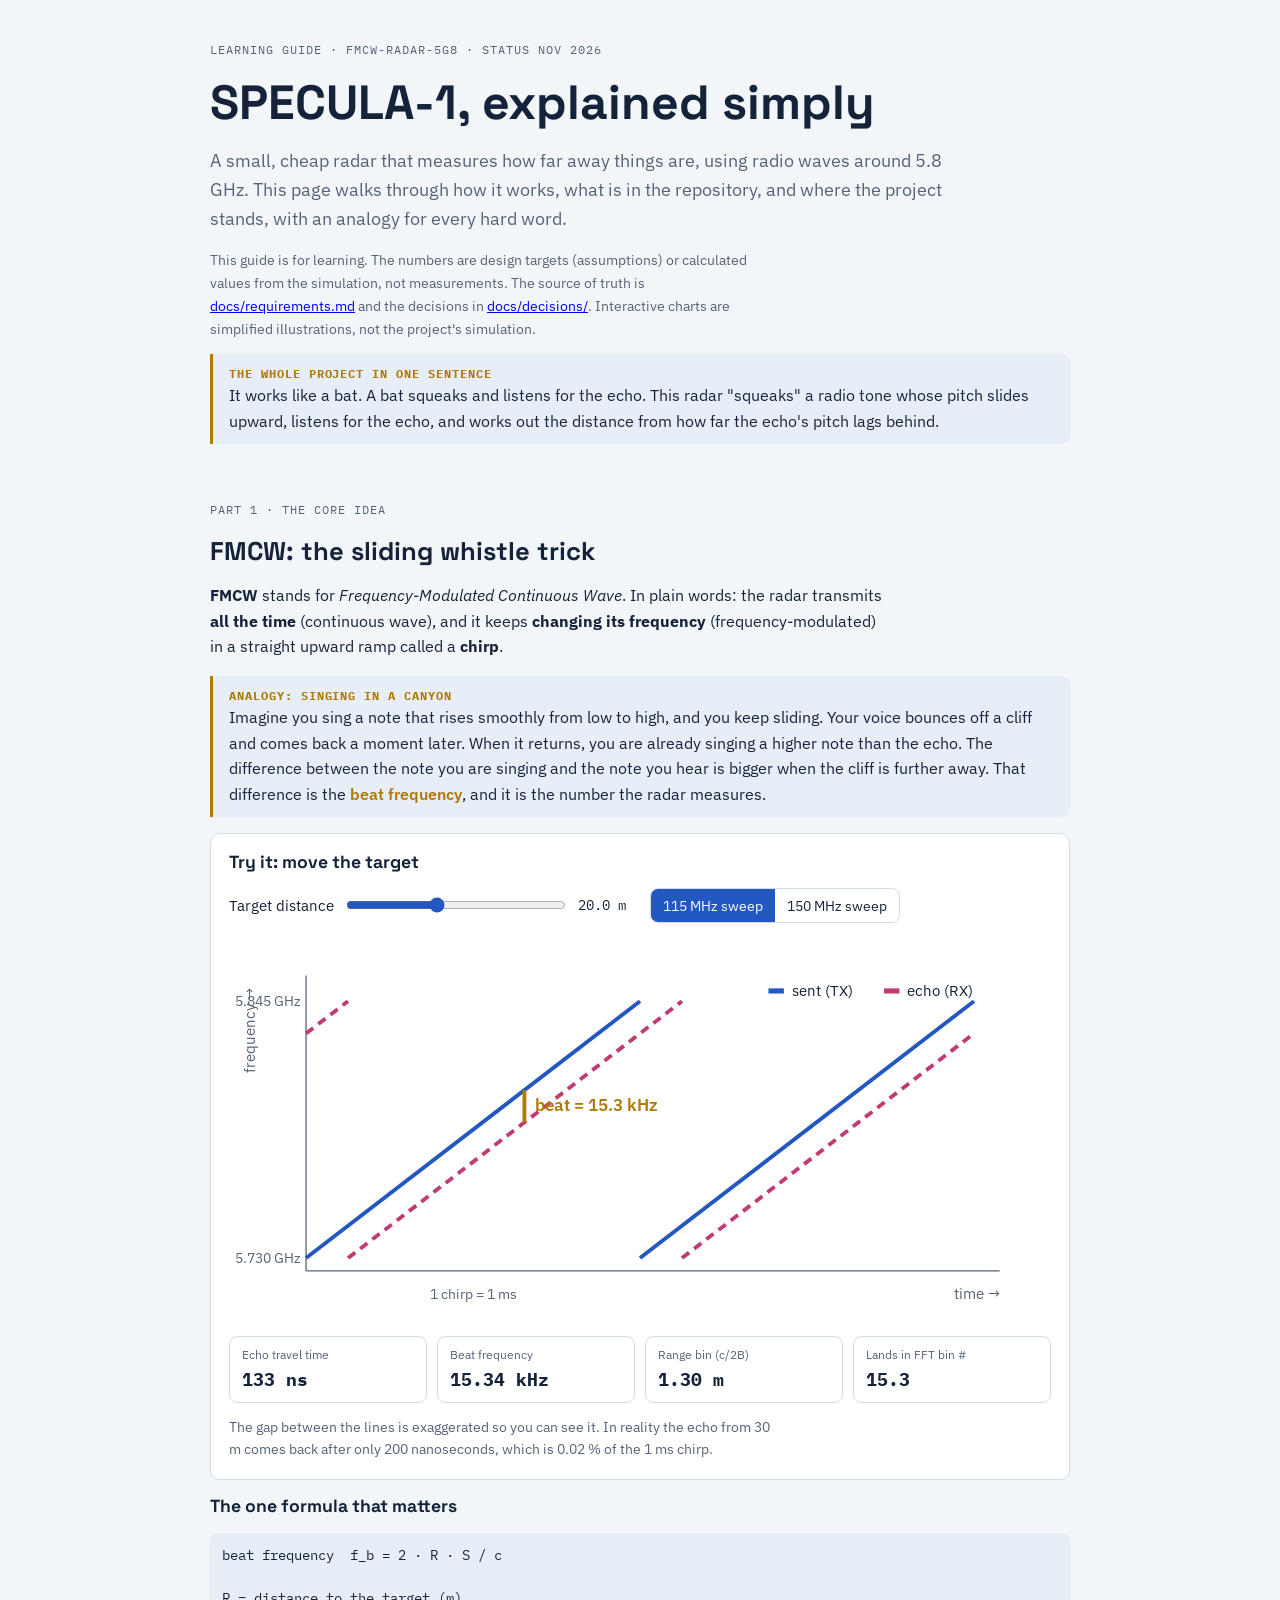
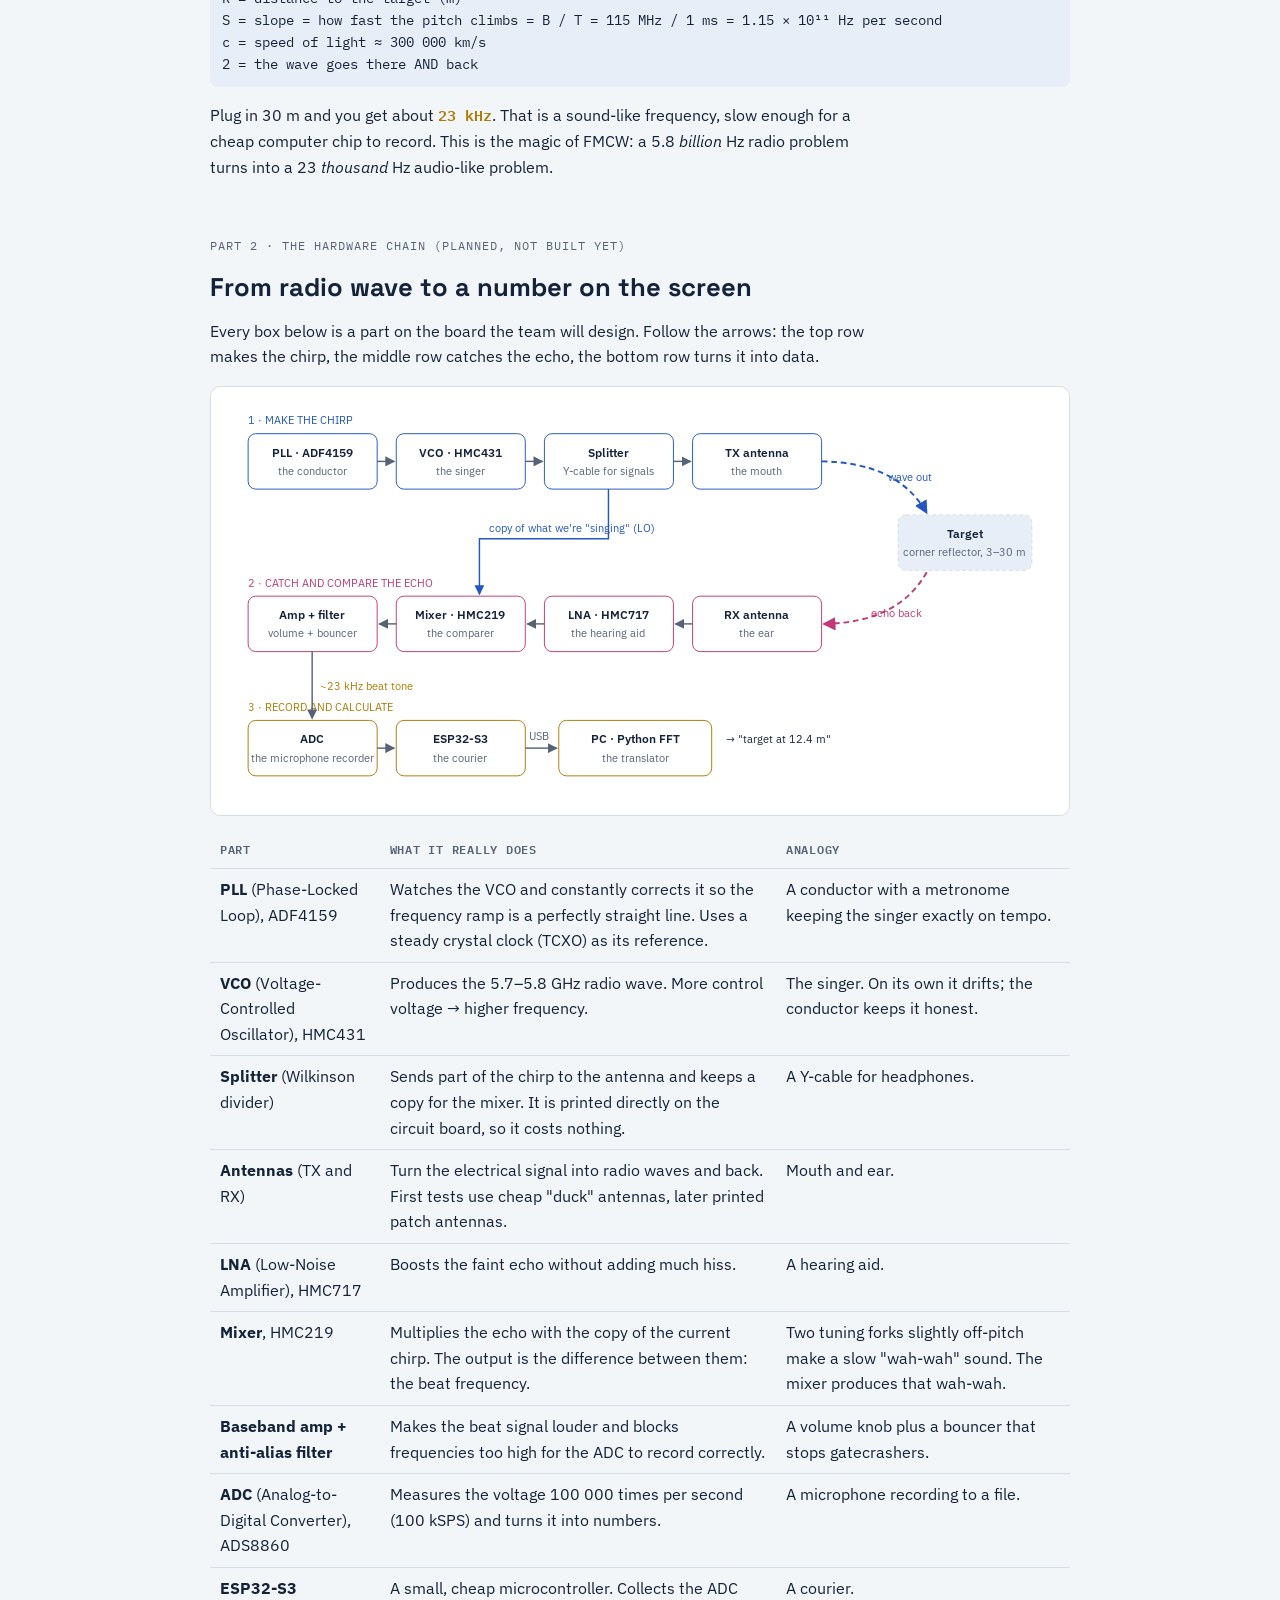
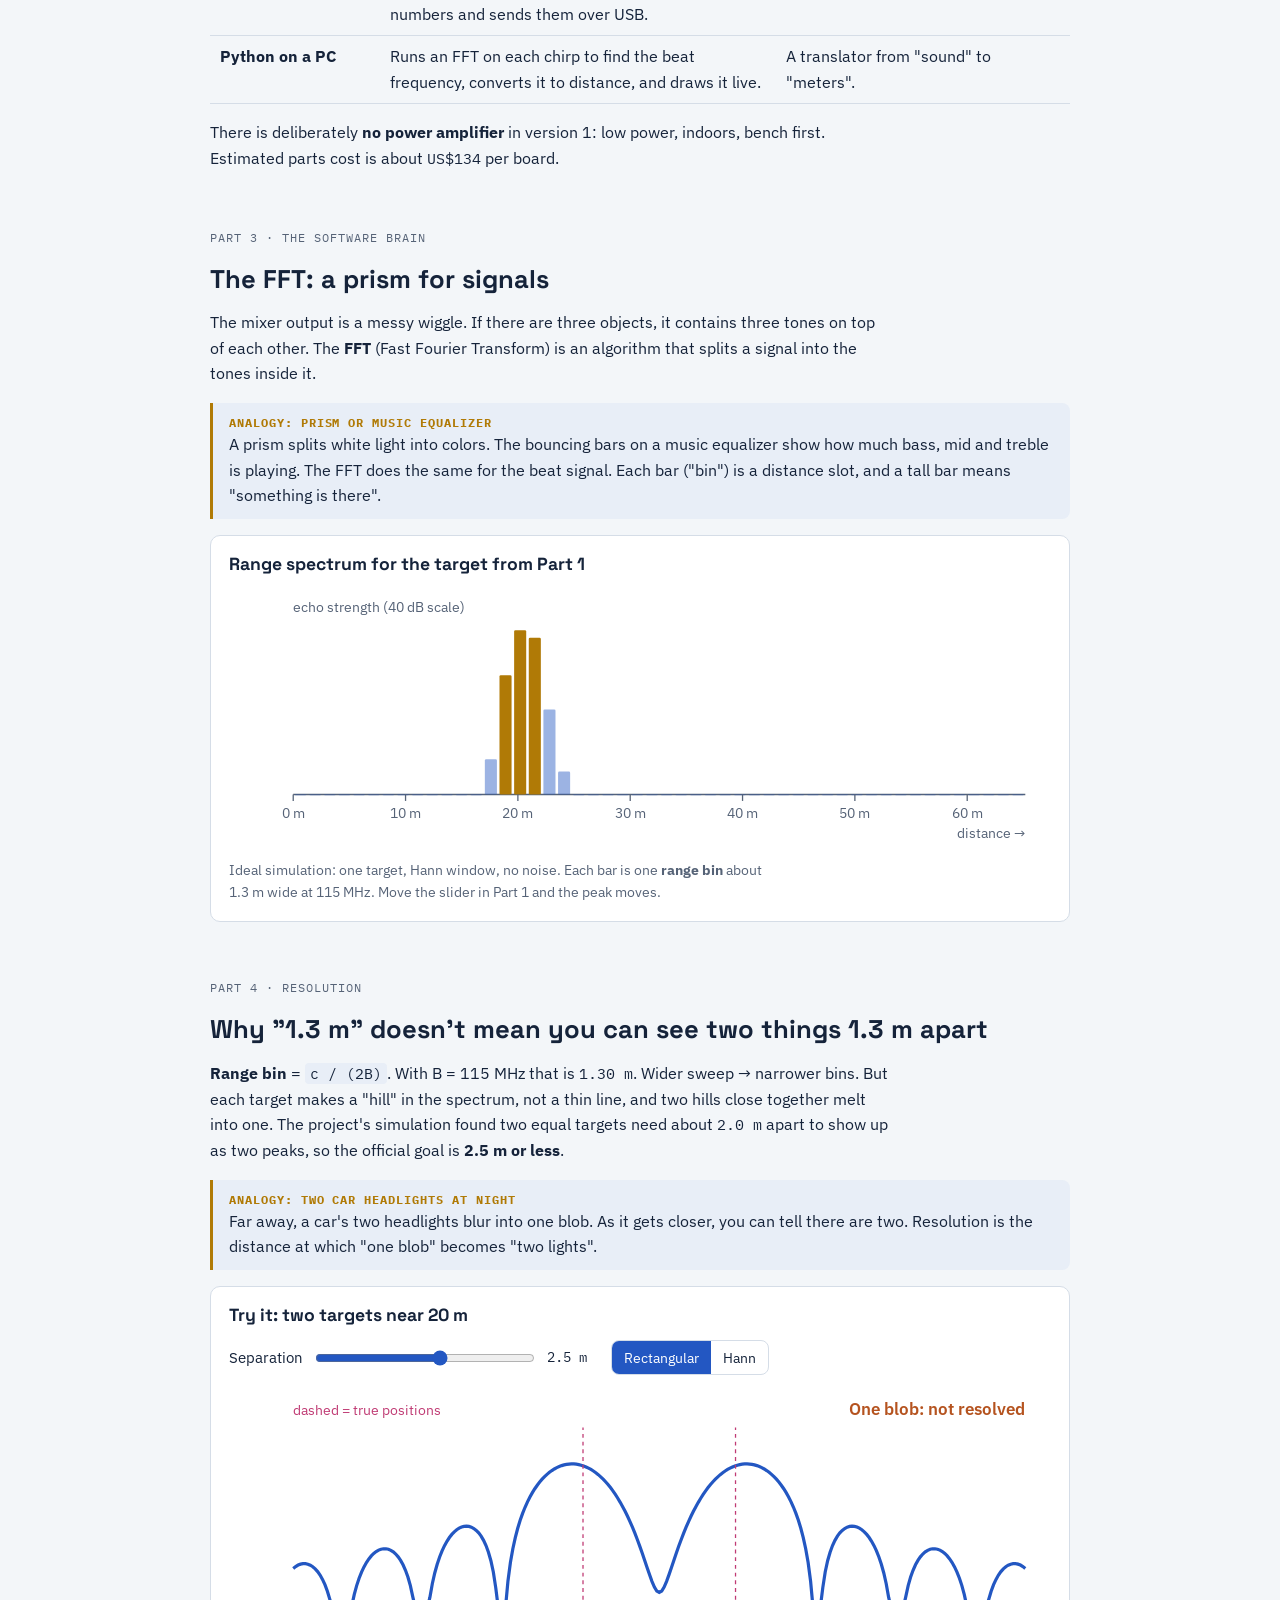
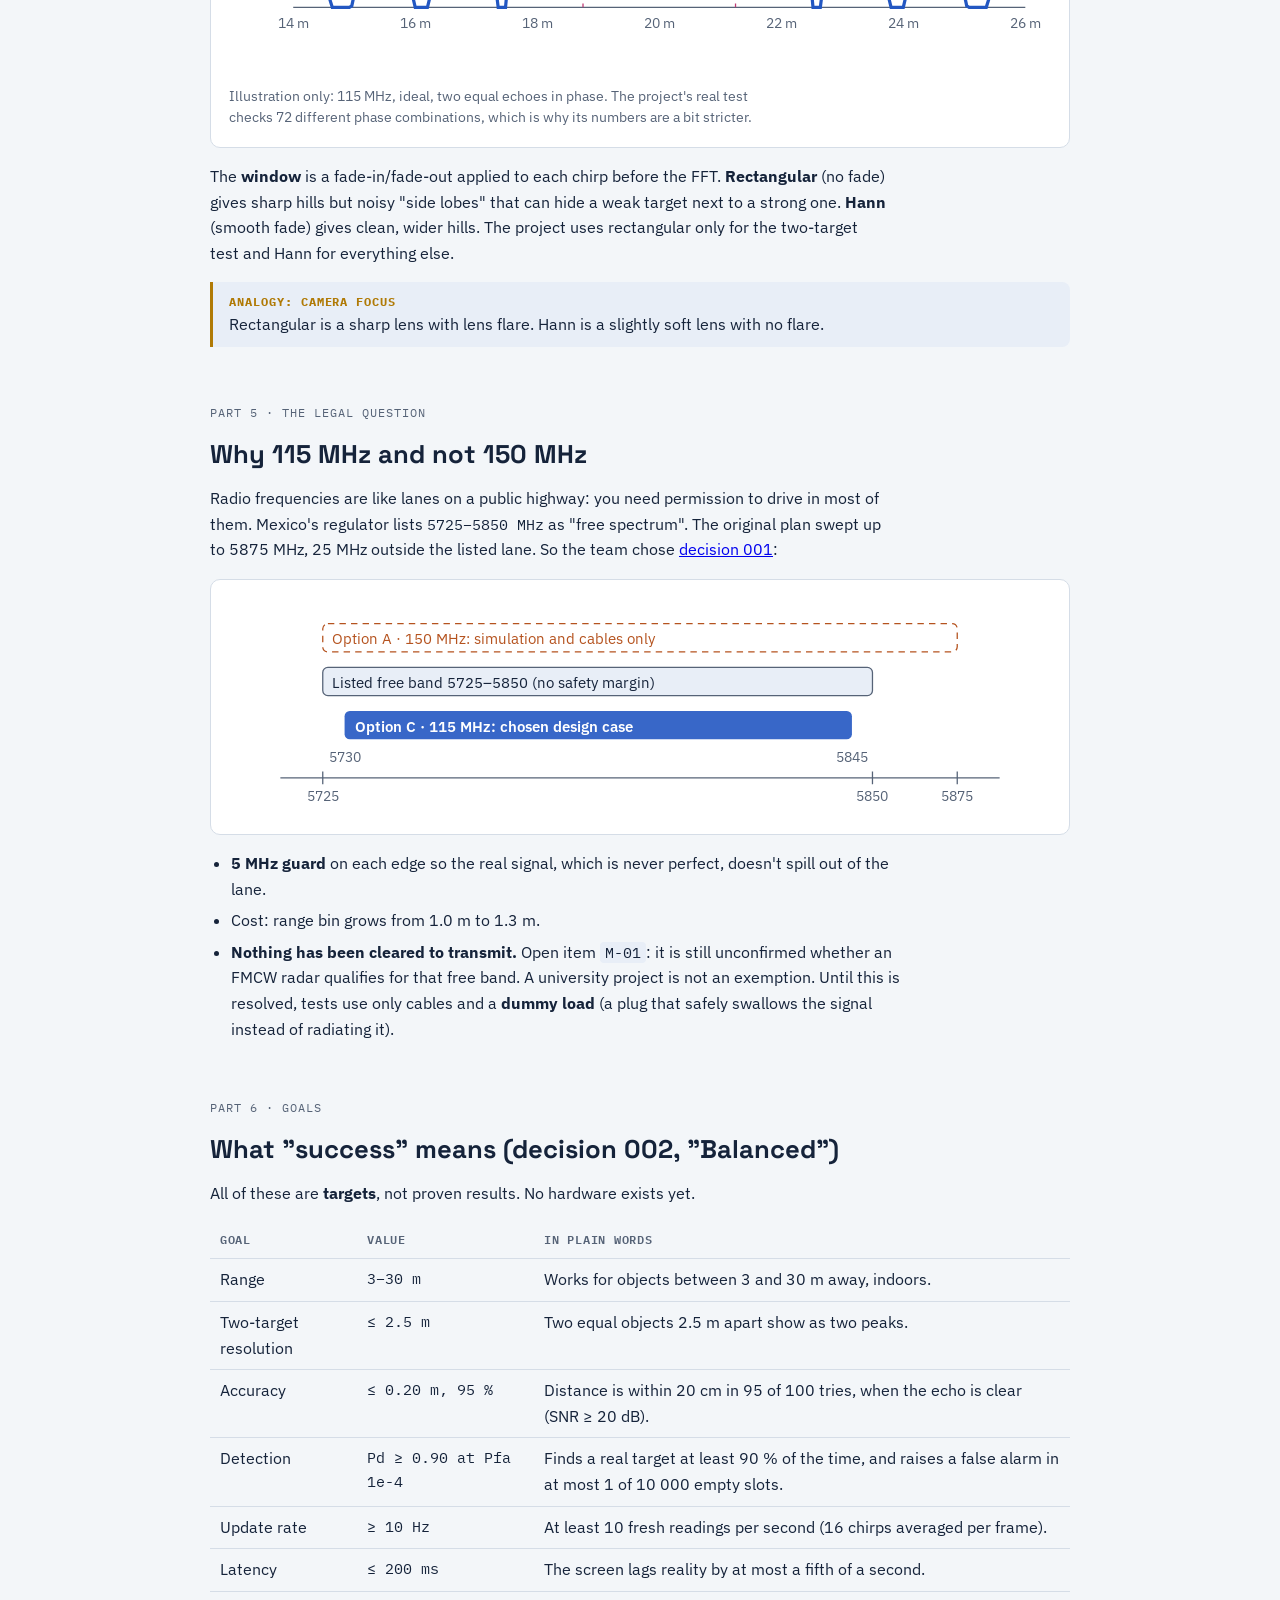
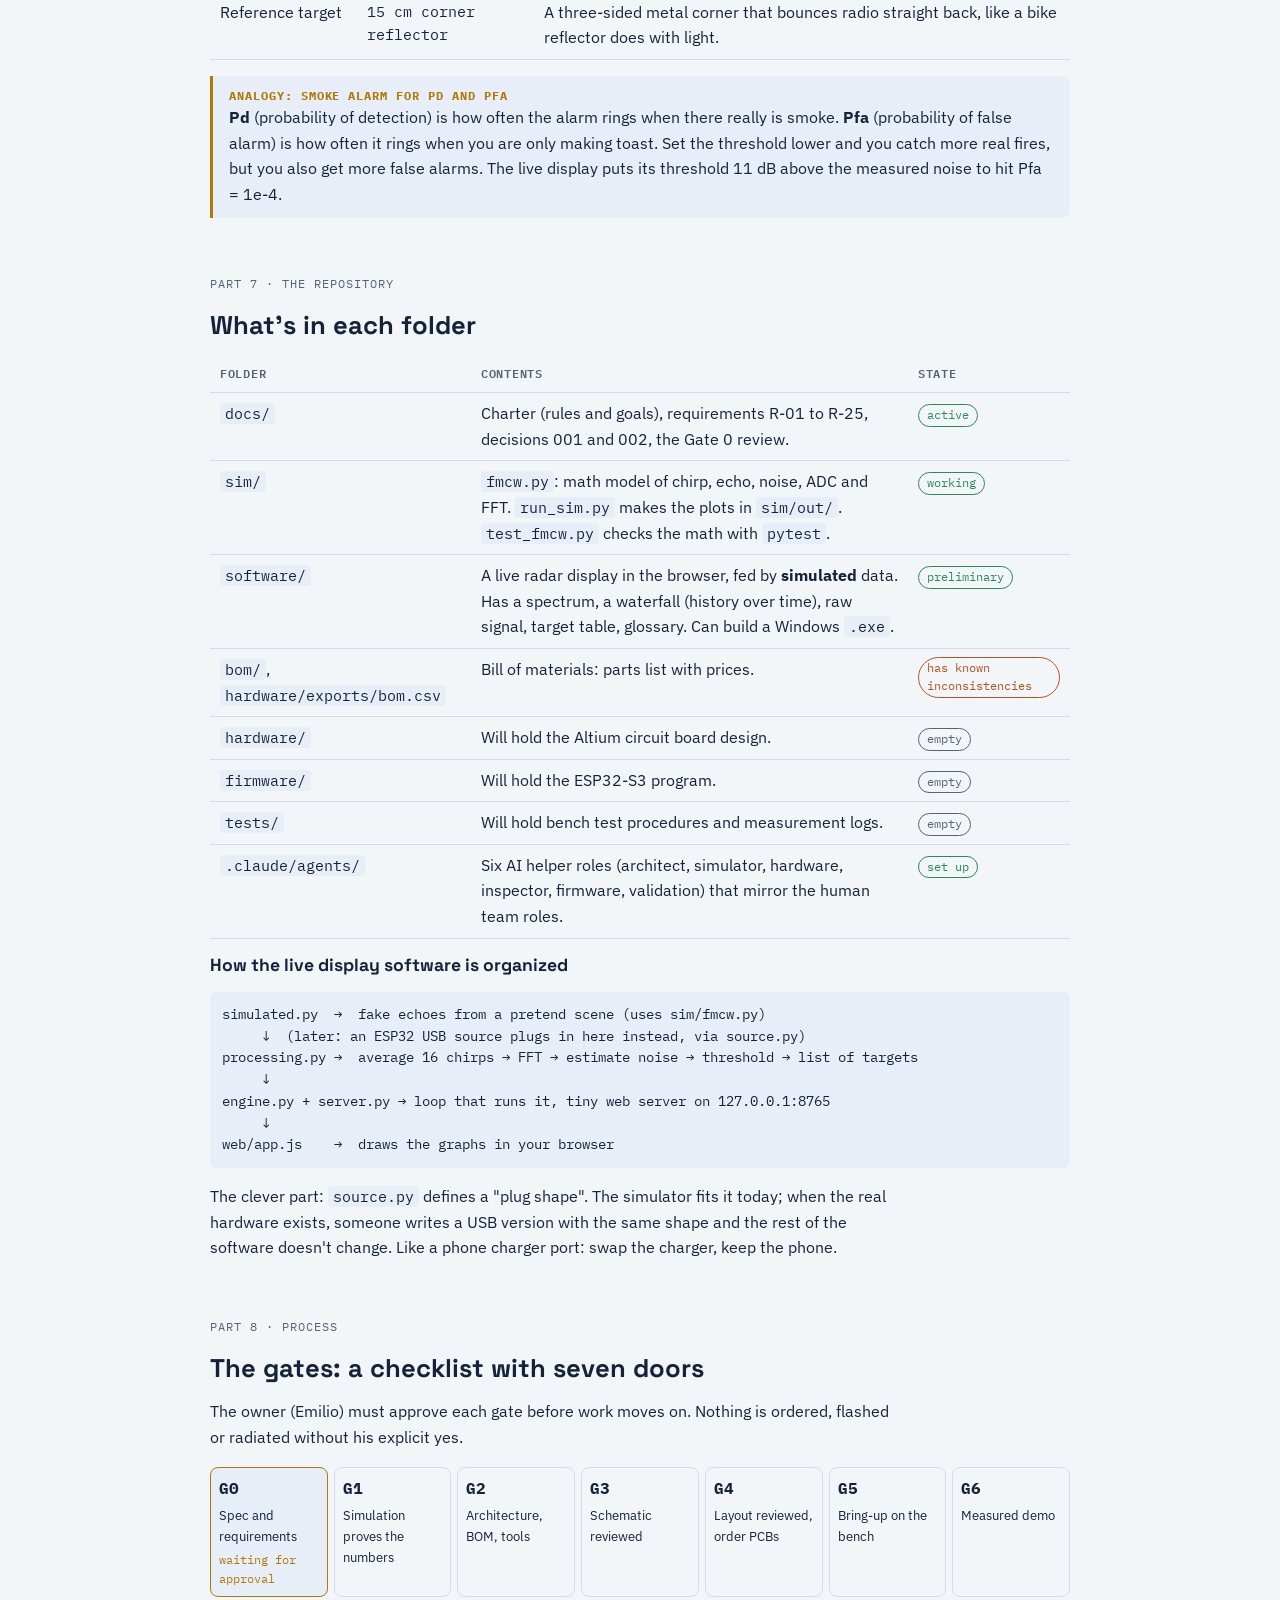
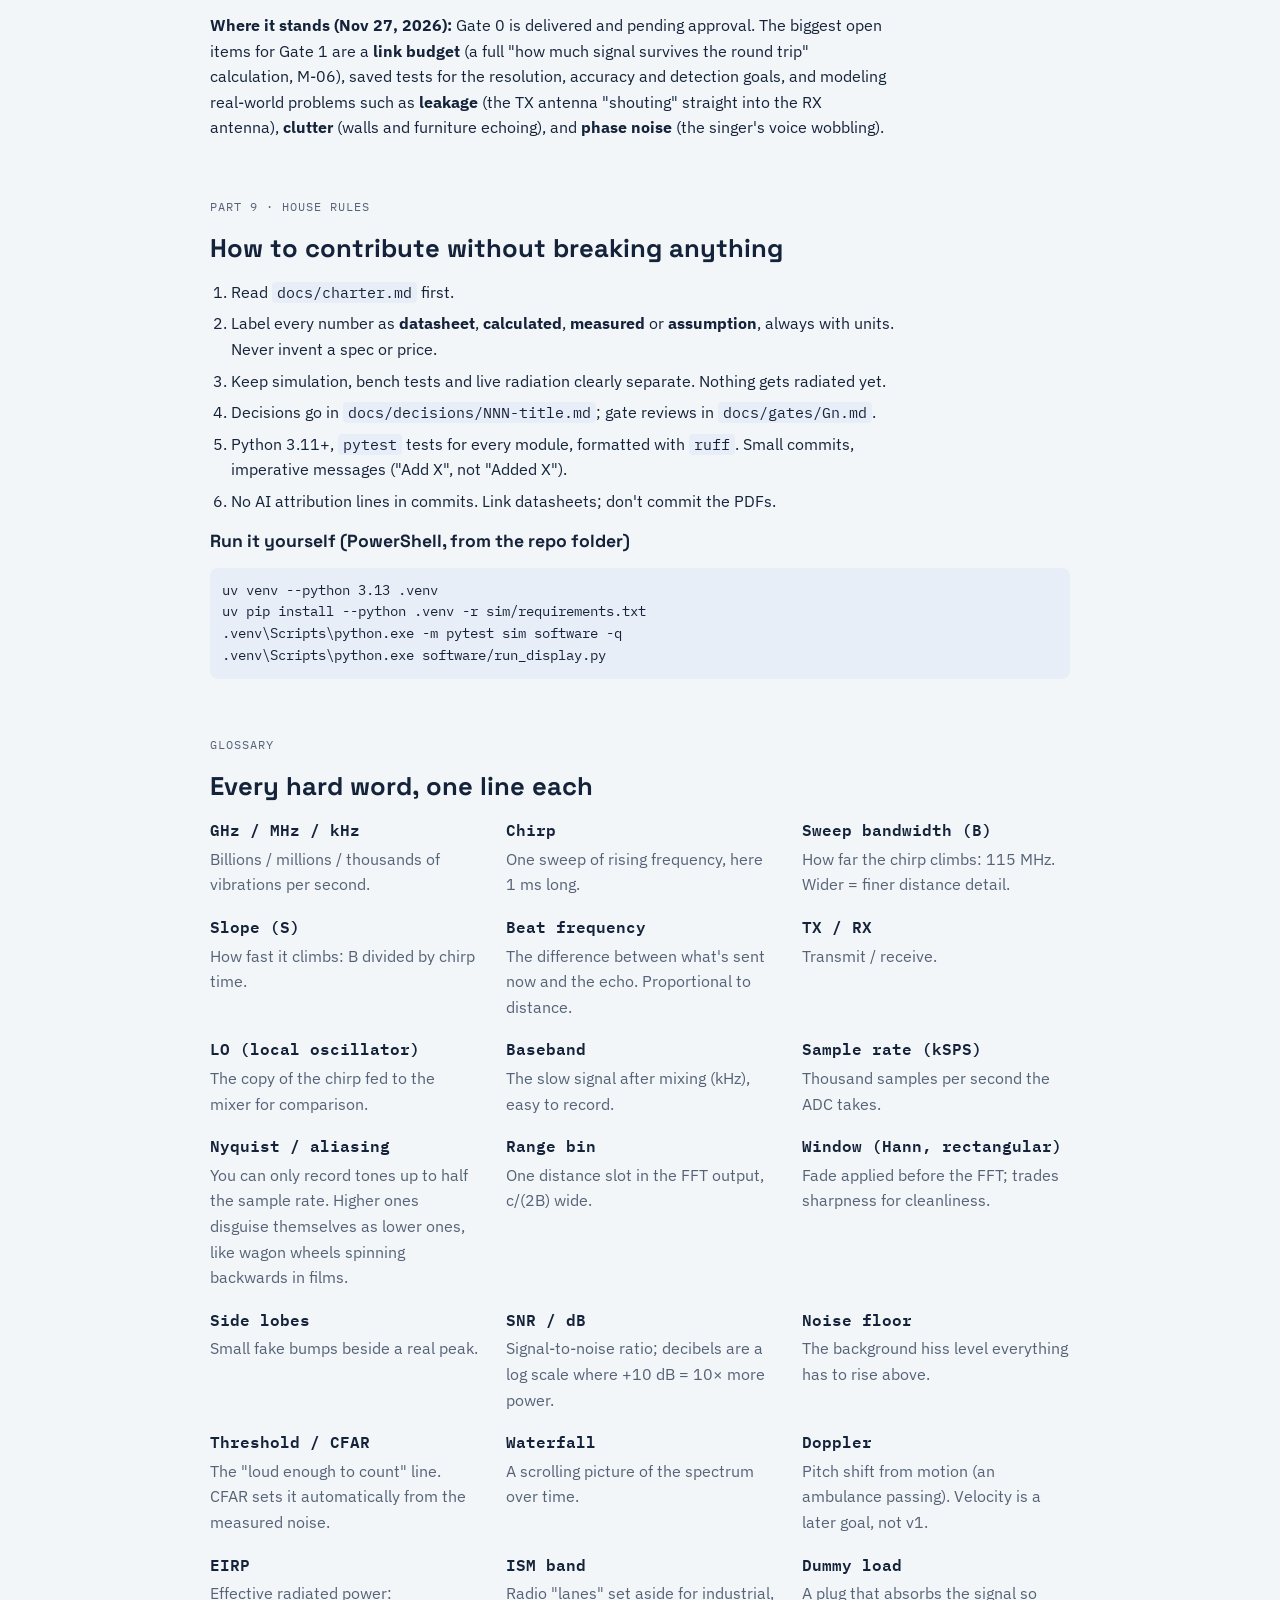
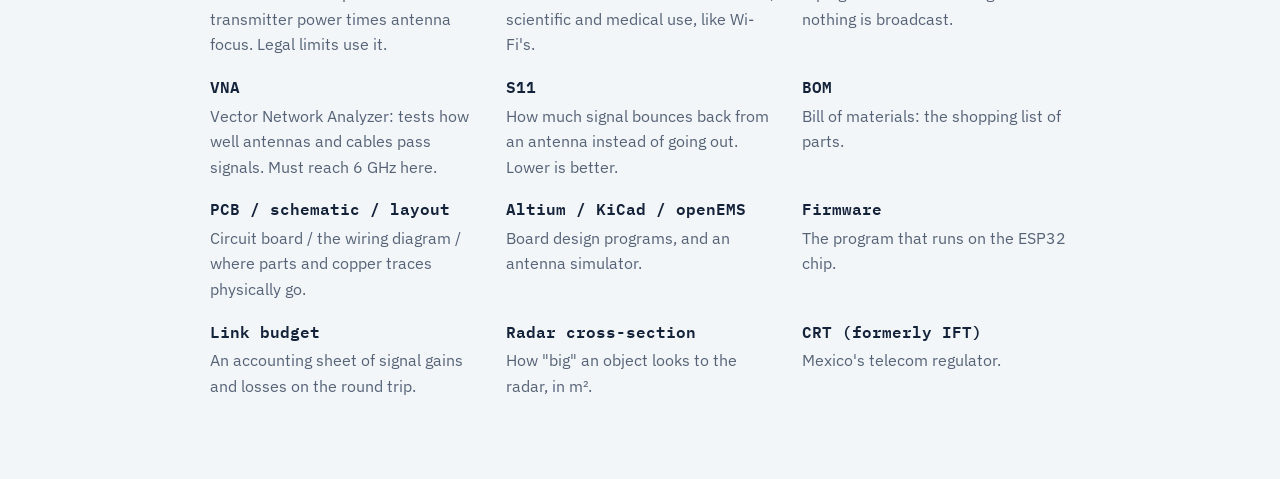
<file: docs/learn/radar-guide.html>
<!doctype html>
<html lang="en">
<head>
<meta charset="utf-8">
<meta name="viewport" content="width=device-width, initial-scale=1">
<!-- Interactive learning guide. Open this file in any web browser. No install needed. -->
<title>SPECULA-1 Radar Guide</title>
<link rel="stylesheet" href="https://fonts.googleapis.com/css2?family=Space+Grotesk:wght@500;700&family=IBM+Plex+Sans:wght@400;600&family=IBM+Plex+Mono:wght@400;600&display=swap">
<style>
/* Layout: one reading column of "lab notebook" sections; diagrams break out wider; numbers in mono. */
:root{
  --bg:#f3f6f9; --paper:#ffffff; --ink:#15233a; --muted:#566377; --line:#d5dde7;
  --tx:#2357c2; --rx:#c03b74; --beat:#b07a06; --ok:#2b8a57; --warn:#b5531f;
  --tint:#e8eef7;
  --display:"Space Grotesk",ui-sans-serif,system-ui,sans-serif;
  --body:"IBM Plex Sans",ui-sans-serif,system-ui,sans-serif;
  --mono:"IBM Plex Mono",ui-monospace,Consolas,monospace;
}
@media (prefers-color-scheme: dark){:root:not([data-theme="light"]){
  --bg:#0f1621; --paper:#16202e; --ink:#e3e9f2; --muted:#9aa7b9; --line:#2b394c;
  --tx:#6f9cf5; --rx:#ef7fae; --beat:#e3b341; --ok:#5cc98d; --warn:#f0925c; --tint:#1c2a3d; color-scheme:dark}}
:root[data-theme="dark"]{
  --bg:#0f1621; --paper:#16202e; --ink:#e3e9f2; --muted:#9aa7b9; --line:#2b394c;
  --tx:#6f9cf5; --rx:#ef7fae; --beat:#e3b341; --ok:#5cc98d; --warn:#f0925c; --tint:#1c2a3d; color-scheme:dark}
body{background:var(--bg);color:var(--ink);font-family:var(--body);font-size:16px;line-height:1.6;
  padding-left:max(16px,env(safe-area-inset-left,0px));padding-right:max(16px,env(safe-area-inset-right,0px))}
main{max-width:860px;margin:0 auto;padding-block:40px 80px;display:flex;flex-direction:column;gap:56px}
h1,h2,h3{font-family:var(--display);line-height:1.2;text-wrap:balance;margin:0}
h1{font-size:clamp(2rem,5vw,3rem)}
h2{font-size:1.6rem}
h3{font-size:1.1rem}
p{margin:0;max-width:68ch}
section{display:flex;flex-direction:column;gap:16px;min-width:0}
.eyebrow{font-family:var(--mono);font-size:.78rem;letter-spacing:.08em;text-transform:uppercase;color:var(--muted)}
.lede{font-size:1.15rem;color:var(--muted)}
.mono,code{font-family:var(--mono);font-size:.92em}
code{background:var(--tint);padding:1px 5px;border-radius:4px}
.tx{color:var(--tx);font-weight:600}.rx{color:var(--rx);font-weight:600}.bt{color:var(--beat);font-weight:600}
.analogy{border-left:3px solid var(--beat);padding:10px 16px;background:var(--tint);border-radius:0 8px 8px 0}
.analogy b{font-family:var(--mono);font-size:.75rem;letter-spacing:.08em;text-transform:uppercase;color:var(--beat);display:block}
.panel{background:var(--paper);border:1px solid var(--line);border-radius:10px;padding:18px;display:flex;flex-direction:column;gap:14px;min-width:0}
.scroll{overflow-x:auto}
svg text{font-family:var(--body)}
.grid2{display:grid;grid-template-columns:repeat(auto-fit,minmax(240px,1fr));gap:14px}
.term{display:flex;flex-direction:column;gap:4px}
.term dt{font-family:var(--mono);font-weight:600}
.term dd{margin:0;color:var(--muted)}
dl{margin:0;display:grid;grid-template-columns:repeat(auto-fit,minmax(250px,1fr));gap:16px 28px}
table{border-collapse:collapse;width:100%;font-variant-numeric:tabular-nums}
th,td{text-align:left;padding:8px 10px;border-bottom:1px solid var(--line);vertical-align:top}
th{font-family:var(--mono);font-size:.78rem;letter-spacing:.06em;text-transform:uppercase;color:var(--muted);font-weight:600}
.readout{display:grid;grid-template-columns:repeat(auto-fit,minmax(150px,1fr));gap:10px}
.readout div{border:1px solid var(--line);border-radius:8px;padding:8px 12px}
.readout span{display:block;font-size:.78rem;color:var(--muted)}
.readout strong{font-family:var(--mono);font-size:1.15rem;font-variant-numeric:tabular-nums}
.controls{display:flex;flex-wrap:wrap;gap:12px 24px;align-items:center}
.controls label{display:flex;gap:10px;align-items:center;font-size:.95rem}
input[type=range]{width:220px;max-width:60vw;accent-color:var(--tx)}
.seg{display:inline-flex;border:1px solid var(--line);border-radius:8px;overflow:hidden}
.seg button{font:inherit;font-size:.9rem;background:transparent;color:var(--ink);border:0;padding:5px 12px;cursor:pointer}
.seg button[aria-pressed="true"]{background:var(--tx);color:var(--paper)}
button:focus-visible,input:focus-visible{outline:2px solid var(--beat);outline-offset:2px}
.gates{display:grid;grid-template-columns:repeat(7,minmax(0,1fr));gap:6px}
.gate{border:1px solid var(--line);border-radius:8px;padding:8px;font-size:.82rem;display:flex;flex-direction:column;gap:4px;min-width:0}
.gate strong{font-family:var(--mono);font-size:1rem}
.gate.now{border-color:var(--beat);background:var(--tint)}
.gate em{font-style:normal;font-size:.72rem;font-family:var(--mono);color:var(--beat)}
@media (max-width:640px){.gates{grid-template-columns:repeat(2,minmax(0,1fr))}}
.pill{display:inline-block;font-family:var(--mono);font-size:.72rem;padding:1px 8px;border-radius:999px;border:1px solid currentColor}
.pill.ok{color:var(--ok)}.pill.warn{color:var(--warn)}.pill.mut{color:var(--muted)}
ul,ol{margin:0;padding-left:1.3em;max-width:68ch;display:flex;flex-direction:column;gap:6px}
pre{background:var(--tint);padding:12px;border-radius:8px;overflow-x:auto;margin:0;font-family:var(--mono);font-size:.85rem}
hr{border:0;border-top:1px solid var(--line);margin:0}
body{margin:0}
</style>
</head>
<body>

<main>
<header style="display:flex;flex-direction:column;gap:14px">
  <div class="eyebrow">Learning guide · fmcw-radar-5g8 · status Nov 2026</div>
  <h1>SPECULA-1, explained simply</h1>
  <p class="lede">A small, cheap radar that measures how far away things are, using radio waves around 5.8 GHz. This page walks through how it works, what is in the repository, and where the project stands, with an analogy for every hard word.</p>
  <p style="font-size:.9rem;color:var(--muted)">This guide is for learning. The numbers are design targets (assumptions) or calculated values from the simulation, not measurements. The source of truth is <a href="https://github.com/Emilio-Guadarrama/fmcw-radar-5g8/blob/main/docs/requirements.md">docs/requirements.md</a> and the decisions in <a href="https://github.com/Emilio-Guadarrama/fmcw-radar-5g8/tree/main/docs/decisions">docs/decisions/</a>. Interactive charts are simplified illustrations, not the project's simulation.</p>
  <div class="analogy"><b>The whole project in one sentence</b>It works like a bat. A bat squeaks and listens for the echo. This radar "squeaks" a radio tone whose pitch slides upward, listens for the echo, and works out the distance from how far the echo's pitch lags behind.</div>
</header>

<section>
  <div class="eyebrow">Part 1 · The core idea</div>
  <h2>FMCW: the sliding whistle trick</h2>
  <p><strong>FMCW</strong> stands for <em>Frequency-Modulated Continuous Wave</em>. In plain words: the radar transmits <strong>all the time</strong> (continuous wave), and it keeps <strong>changing its frequency</strong> (frequency-modulated) in a straight upward ramp called a <strong>chirp</strong>.</p>
  <div class="analogy"><b>Analogy: singing in a canyon</b>Imagine you sing a note that rises smoothly from low to high, and you keep sliding. Your voice bounces off a cliff and comes back a moment later. When it returns, you are already singing a higher note than the echo. The difference between the note you are singing and the note you hear is bigger when the cliff is further away. That difference is the <span class="bt">beat frequency</span>, and it is the number the radar measures.</div>

  <div class="panel">
    <h3>Try it: move the target</h3>
    <div class="controls">
      <label for="dist">Target distance <input id="dist" type="range" min="3" max="45" step="0.5" value="20"> <span class="mono" id="distv">20 m</span></label>
      <div class="seg" role="group" aria-label="Sweep">
        <button type="button" id="b115" aria-pressed="true">115 MHz sweep</button>
        <button type="button" id="b150" aria-pressed="false">150 MHz sweep</button>
      </div>
    </div>
    <div class="scroll">
      <svg id="chirp" viewBox="0 0 640 300" style="width:100%;min-width:520px;display:block" role="img" aria-label="Transmitted and received chirps over time, with the beat frequency gap">
        <line x1="60" y1="260" x2="600" y2="260" stroke="var(--muted)" stroke-width="1"/>
        <line x1="60" y1="260" x2="60" y2="30" stroke="var(--muted)" stroke-width="1"/>
        <text x="600" y="282" text-anchor="end" font-size="12" fill="var(--muted)">time →</text>
        <text x="20" y="40" font-size="12" fill="var(--muted)" transform="rotate(-90 20 40)" text-anchor="end">frequency →</text>
        <text x="56" y="54" text-anchor="end" font-size="11" fill="var(--muted)" id="ftop">5.845</text>
        <text x="56" y="254" text-anchor="end" font-size="11" fill="var(--muted)" id="fbot">5.730</text>
        <text x="190" y="282" text-anchor="middle" font-size="11" fill="var(--muted)">1 chirp = 1 ms</text>
        <path id="txp" fill="none" stroke="var(--tx)" stroke-width="3"/>
        <path id="rxp" fill="none" stroke="var(--rx)" stroke-width="3" stroke-dasharray="7 5"/>
        <line id="gap" stroke="var(--beat)" stroke-width="3"/>
        <text id="gapt" font-size="13" font-weight="600" fill="var(--beat)">beat</text>
        <rect x="420" y="40" width="12" height="4" fill="var(--tx)"/><text x="438" y="46" font-size="12" fill="var(--ink)">sent (TX)</text>
        <rect x="510" y="40" width="12" height="4" fill="var(--rx)"/><text x="528" y="46" font-size="12" fill="var(--ink)">echo (RX)</text>
      </svg>
    </div>
    <div class="readout">
      <div><span>Echo travel time</span><strong id="r_tau">–</strong></div>
      <div><span>Beat frequency</span><strong id="r_fb">–</strong></div>
      <div><span>Range bin (c/2B)</span><strong id="r_bin">–</strong></div>
      <div><span>Lands in FFT bin #</span><strong id="r_idx">–</strong></div>
    </div>
    <p style="font-size:.85rem;color:var(--muted)">The gap between the lines is exaggerated so you can see it. In reality the echo from 30 m comes back after only 200 nanoseconds, which is 0.02 % of the 1 ms chirp.</p>
  </div>

  <h3>The one formula that matters</h3>
  <pre>beat frequency  f_b = 2 · R · S / c

R = distance to the target (m)
S = slope = how fast the pitch climbs = B / T = 115 MHz / 1 ms = 1.15 × 10¹¹ Hz per second
c = speed of light ≈ 300 000 km/s
2 = the wave goes there AND back</pre>
  <p>Plug in 30 m and you get about <span class="mono bt">23 kHz</span>. That is a sound-like frequency, slow enough for a cheap computer chip to record. This is the magic of FMCW: a 5.8 <em>billion</em> Hz radio problem turns into a 23 <em>thousand</em> Hz audio-like problem.</p>
</section>

<section>
  <div class="eyebrow">Part 2 · The hardware chain (planned, not built yet)</div>
  <h2>From radio wave to a number on the screen</h2>
  <p>Every box below is a part on the board the team will design. Follow the arrows: the top row makes the chirp, the middle row catches the echo, the bottom row turns it into data.</p>
  <div class="panel scroll">
    <svg viewBox="0 0 860 410" style="width:100%;min-width:760px;display:block" role="img" aria-label="Block diagram of the radar signal chain">
      <defs>
        <marker id="ah" viewBox="0 0 10 10" refX="9" refY="5" markerWidth="7" markerHeight="7" orient="auto-start-reverse"><path d="M0 0L10 5L0 10z" fill="var(--muted)"/></marker>
        <marker id="aht" viewBox="0 0 10 10" refX="9" refY="5" markerWidth="7" markerHeight="7" orient="auto"><path d="M0 0L10 5L0 10z" fill="var(--tx)"/></marker>
        <marker id="ahr" viewBox="0 0 10 10" refX="9" refY="5" markerWidth="7" markerHeight="7" orient="auto"><path d="M0 0L10 5L0 10z" fill="var(--rx)"/></marker>
      </defs>
      <g font-size="13">
        <!-- row labels -->
        <text x="20" y="20" font-size="11" fill="var(--tx)" font-family="var(--mono)">1 · MAKE THE CHIRP</text>
        <text x="20" y="190" font-size="11" fill="var(--rx)" font-family="var(--mono)">2 · CATCH AND COMPARE THE ECHO</text>
        <text x="20" y="320" font-size="11" fill="var(--beat)" font-family="var(--mono)">3 · RECORD AND CALCULATE</text>
        <!-- row 1 -->
        <g><rect x="20" y="30" width="135" height="58" rx="8" fill="var(--paper)" stroke="var(--tx)"/><text x="87" y="54" text-anchor="middle" font-weight="600" fill="var(--ink)">PLL · ADF4159</text><text x="87" y="73" text-anchor="middle" font-size="11" fill="var(--muted)">the conductor</text></g>
        <g><rect x="175" y="30" width="135" height="58" rx="8" fill="var(--paper)" stroke="var(--tx)"/><text x="242" y="54" text-anchor="middle" font-weight="600" fill="var(--ink)">VCO · HMC431</text><text x="242" y="73" text-anchor="middle" font-size="11" fill="var(--muted)">the singer</text></g>
        <g><rect x="330" y="30" width="135" height="58" rx="8" fill="var(--paper)" stroke="var(--tx)"/><text x="397" y="54" text-anchor="middle" font-weight="600" fill="var(--ink)">Splitter</text><text x="397" y="73" text-anchor="middle" font-size="11" fill="var(--muted)">Y-cable for signals</text></g>
        <g><rect x="485" y="30" width="135" height="58" rx="8" fill="var(--paper)" stroke="var(--tx)"/><text x="552" y="54" text-anchor="middle" font-weight="600" fill="var(--ink)">TX antenna</text><text x="552" y="73" text-anchor="middle" font-size="11" fill="var(--muted)">the mouth</text></g>
        <line x1="155" y1="59" x2="173" y2="59" stroke="var(--muted)" stroke-width="1.5" marker-end="url(#ah)"/>
        <line x1="310" y1="59" x2="328" y2="59" stroke="var(--muted)" stroke-width="1.5" marker-end="url(#ah)"/>
        <line x1="465" y1="59" x2="483" y2="59" stroke="var(--muted)" stroke-width="1.5" marker-end="url(#ah)"/>
        <!-- target -->
        <g><rect x="700" y="115" width="140" height="58" rx="8" fill="var(--tint)" stroke="var(--line)" stroke-dasharray="4 3"/><text x="770" y="139" text-anchor="middle" font-weight="600" fill="var(--ink)">Target</text><text x="770" y="158" text-anchor="middle" font-size="11" fill="var(--muted)">corner reflector, 3–30 m</text></g>
        <path d="M620 59 Q700 60 730 113" fill="none" stroke="var(--tx)" stroke-width="2" stroke-dasharray="6 4" marker-end="url(#aht)"/>
        <path d="M730 175 Q700 228 622 229" fill="none" stroke="var(--rx)" stroke-width="2" stroke-dasharray="6 4" marker-end="url(#ahr)"/>
        <text x="690" y="80" font-size="11" fill="var(--tx)">wave out</text>
        <text x="672" y="222" font-size="11" fill="var(--rx)">echo back</text>
        <!-- row 2 -->
        <g><rect x="485" y="200" width="135" height="58" rx="8" fill="var(--paper)" stroke="var(--rx)"/><text x="552" y="224" text-anchor="middle" font-weight="600" fill="var(--ink)">RX antenna</text><text x="552" y="243" text-anchor="middle" font-size="11" fill="var(--muted)">the ear</text></g>
        <g><rect x="330" y="200" width="135" height="58" rx="8" fill="var(--paper)" stroke="var(--rx)"/><text x="397" y="224" text-anchor="middle" font-weight="600" fill="var(--ink)">LNA · HMC717</text><text x="397" y="243" text-anchor="middle" font-size="11" fill="var(--muted)">the hearing aid</text></g>
        <g><rect x="175" y="200" width="135" height="58" rx="8" fill="var(--paper)" stroke="var(--rx)"/><text x="242" y="224" text-anchor="middle" font-weight="600" fill="var(--ink)">Mixer · HMC219</text><text x="242" y="243" text-anchor="middle" font-size="11" fill="var(--muted)">the comparer</text></g>
        <g><rect x="20" y="200" width="135" height="58" rx="8" fill="var(--paper)" stroke="var(--rx)"/><text x="87" y="224" text-anchor="middle" font-weight="600" fill="var(--ink)">Amp + filter</text><text x="87" y="243" text-anchor="middle" font-size="11" fill="var(--muted)">volume + bouncer</text></g>
        <line x1="485" y1="229" x2="467" y2="229" stroke="var(--muted)" stroke-width="1.5" marker-end="url(#ah)"/>
        <line x1="330" y1="229" x2="312" y2="229" stroke="var(--muted)" stroke-width="1.5" marker-end="url(#ah)"/>
        <line x1="175" y1="229" x2="157" y2="229" stroke="var(--muted)" stroke-width="1.5" marker-end="url(#ah)"/>
        <!-- LO path -->
        <path d="M397 88 V140 H262 V198" fill="none" stroke="var(--tx)" stroke-width="1.5" marker-end="url(#aht)"/>
        <text x="272" y="133" font-size="11" fill="var(--tx)">copy of what we're "singing" (LO)</text>
        <!-- row 3 -->
        <g><rect x="20" y="330" width="135" height="58" rx="8" fill="var(--paper)" stroke="var(--beat)"/><text x="87" y="354" text-anchor="middle" font-weight="600" fill="var(--ink)">ADC</text><text x="87" y="373" text-anchor="middle" font-size="11" fill="var(--muted)">the microphone recorder</text></g>
        <g><rect x="175" y="330" width="135" height="58" rx="8" fill="var(--paper)" stroke="var(--beat)"/><text x="242" y="354" text-anchor="middle" font-weight="600" fill="var(--ink)">ESP32-S3</text><text x="242" y="373" text-anchor="middle" font-size="11" fill="var(--muted)">the courier</text></g>
        <g><rect x="345" y="330" width="160" height="58" rx="8" fill="var(--paper)" stroke="var(--beat)"/><text x="425" y="354" text-anchor="middle" font-weight="600" fill="var(--ink)">PC · Python FFT</text><text x="425" y="373" text-anchor="middle" font-size="11" fill="var(--muted)">the translator</text></g>
        <line x1="87" y1="258" x2="87" y2="328" stroke="var(--muted)" stroke-width="1.5" marker-end="url(#ah)"/>
        <text x="95" y="298" font-size="11" fill="var(--bt, var(--beat))">~23 kHz beat tone</text>
        <line x1="155" y1="359" x2="173" y2="359" stroke="var(--muted)" stroke-width="1.5" marker-end="url(#ah)"/>
        <line x1="310" y1="359" x2="343" y2="359" stroke="var(--muted)" stroke-width="1.5" marker-end="url(#ah)"/>
        <text x="314" y="351" font-size="11" fill="var(--muted)">USB</text>
        <text x="520" y="354" font-size="12" fill="var(--ink)">→ "target at 12.4 m"</text>
      </g>
    </svg>
  </div>

  <table>
    <thead><tr><th>Part</th><th>What it really does</th><th>Analogy</th></tr></thead>
    <tbody>
      <tr><td><strong>PLL</strong> (Phase-Locked Loop), ADF4159</td><td>Watches the VCO and constantly corrects it so the frequency ramp is a perfectly straight line. Uses a steady crystal clock (TCXO) as its reference.</td><td>A conductor with a metronome keeping the singer exactly on tempo.</td></tr>
      <tr><td><strong>VCO</strong> (Voltage-Controlled Oscillator), HMC431</td><td>Produces the 5.7–5.8 GHz radio wave. More control voltage → higher frequency.</td><td>The singer. On its own it drifts; the conductor keeps it honest.</td></tr>
      <tr><td><strong>Splitter</strong> (Wilkinson divider)</td><td>Sends part of the chirp to the antenna and keeps a copy for the mixer. It is printed directly on the circuit board, so it costs nothing.</td><td>A Y-cable for headphones.</td></tr>
      <tr><td><strong>Antennas</strong> (TX and RX)</td><td>Turn the electrical signal into radio waves and back. First tests use cheap "duck" antennas, later printed patch antennas.</td><td>Mouth and ear.</td></tr>
      <tr><td><strong>LNA</strong> (Low-Noise Amplifier), HMC717</td><td>Boosts the faint echo without adding much hiss.</td><td>A hearing aid.</td></tr>
      <tr><td><strong>Mixer</strong>, HMC219</td><td>Multiplies the echo with the copy of the current chirp. The output is the difference between them: the beat frequency.</td><td>Two tuning forks slightly off-pitch make a slow "wah-wah" sound. The mixer produces that wah-wah.</td></tr>
      <tr><td><strong>Baseband amp + anti-alias filter</strong></td><td>Makes the beat signal louder and blocks frequencies too high for the ADC to record correctly.</td><td>A volume knob plus a bouncer that stops gatecrashers.</td></tr>
      <tr><td><strong>ADC</strong> (Analog-to-Digital Converter), ADS8860</td><td>Measures the voltage 100 000 times per second (100 kSPS) and turns it into numbers.</td><td>A microphone recording to a file.</td></tr>
      <tr><td><strong>ESP32-S3</strong></td><td>A small, cheap microcontroller. Collects the ADC numbers and sends them over USB.</td><td>A courier.</td></tr>
      <tr><td><strong>Python on a PC</strong></td><td>Runs an FFT on each chirp to find the beat frequency, converts it to distance, and draws it live.</td><td>A translator from "sound" to "meters".</td></tr>
    </tbody>
  </table>
  <p>There is deliberately <strong>no power amplifier</strong> in version 1: low power, indoors, bench first. Estimated parts cost is about <span class="mono">US$134</span> per board.</p>
</section>

<section>
  <div class="eyebrow">Part 3 · The software brain</div>
  <h2>The FFT: a prism for signals</h2>
  <p>The mixer output is a messy wiggle. If there are three objects, it contains three tones on top of each other. The <strong>FFT</strong> (Fast Fourier Transform) is an algorithm that splits a signal into the tones inside it.</p>
  <div class="analogy"><b>Analogy: prism or music equalizer</b>A prism splits white light into colors. The bouncing bars on a music equalizer show how much bass, mid and treble is playing. The FFT does the same for the beat signal. Each bar ("bin") is a distance slot, and a tall bar means "something is there".</div>
  <div class="panel">
    <h3>Range spectrum for the target from Part 1</h3>
    <div class="scroll">
      <svg id="spec" viewBox="0 0 640 200" style="width:100%;min-width:520px;display:block" role="img" aria-label="FFT bars showing a peak at the target distance"></svg>
    </div>
    <p style="font-size:.85rem;color:var(--muted)">Ideal simulation: one target, Hann window, no noise. Each bar is one <strong>range bin</strong> about 1.3 m wide at 115 MHz. Move the slider in Part 1 and the peak moves.</p>
  </div>
</section>

<section>
  <div class="eyebrow">Part 4 · Resolution</div>
  <h2>Why "1.3 m" doesn't mean you can see two things 1.3 m apart</h2>
  <p><strong>Range bin</strong> = <code>c / (2B)</code>. With B = 115 MHz that is <span class="mono">1.30 m</span>. Wider sweep → narrower bins. But each target makes a "hill" in the spectrum, not a thin line, and two hills close together melt into one. The project's simulation found two equal targets need about <span class="mono">2.0 m</span> apart to show up as two peaks, so the official goal is <strong>2.5 m or less</strong>.</p>
  <div class="analogy"><b>Analogy: two car headlights at night</b>Far away, a car's two headlights blur into one blob. As it gets closer, you can tell there are two. Resolution is the distance at which "one blob" becomes "two lights".</div>
  <div class="panel">
    <h3>Try it: two targets near 20 m</h3>
    <div class="controls">
      <label for="sep">Separation <input id="sep" type="range" min="0.5" max="4" step="0.1" value="2.5"> <span class="mono" id="sepv">2.5 m</span></label>
      <div class="seg" role="group" aria-label="Window">
        <button type="button" id="wr" aria-pressed="true">Rectangular</button>
        <button type="button" id="wh" aria-pressed="false">Hann</button>
      </div>
    </div>
    <div class="scroll"><svg id="res" viewBox="0 0 640 220" style="width:100%;min-width:520px;display:block" role="img" aria-label="Spectrum of two nearby targets"></svg></div>
    <p style="font-size:.85rem;color:var(--muted)">Illustration only: 115 MHz, ideal, two equal echoes in phase. The project's real test checks 72 different phase combinations, which is why its numbers are a bit stricter.</p>
  </div>
  <p>The <strong>window</strong> is a fade-in/fade-out applied to each chirp before the FFT. <strong>Rectangular</strong> (no fade) gives sharp hills but noisy "side lobes" that can hide a weak target next to a strong one. <strong>Hann</strong> (smooth fade) gives clean, wider hills. The project uses rectangular only for the two-target test and Hann for everything else.</p>
  <div class="analogy"><b>Analogy: camera focus</b>Rectangular is a sharp lens with lens flare. Hann is a slightly soft lens with no flare.</div>
</section>

<section>
  <div class="eyebrow">Part 5 · The legal question</div>
  <h2>Why 115 MHz and not 150 MHz</h2>
  <p>Radio frequencies are like lanes on a public highway: you need permission to drive in most of them. Mexico's regulator lists <span class="mono">5725–5850 MHz</span> as "free spectrum". The original plan swept up to 5875 MHz, 25 MHz outside the listed lane. So the team chose <a href="https://github.com/Emilio-Guadarrama/fmcw-radar-5g8/blob/main/docs/decisions/001-sweep.md">decision 001</a>:</p>
  <div class="panel scroll">
    <svg viewBox="0 0 640 170" style="width:100%;min-width:520px;display:block" role="img" aria-label="Frequency band map">
      <line x1="40" y1="140" x2="600" y2="140" stroke="var(--muted)"/>
      <!-- scale: 5715 -> 40, 5885 -> 600 ; px per MHz = 560/170 = 3.294 -->
      <g font-size="11" fill="var(--muted)" text-anchor="middle" font-family="var(--mono)">
        <text x="73" y="158">5725</text><text x="90" y="128" fill="var(--muted)">5730</text><text x="485" y="128">5845</text><text x="501" y="158">5850</text><text x="567" y="158">5875</text>
      </g>
      <rect x="73" y="20" width="494" height="22" rx="4" fill="none" stroke="var(--warn)" stroke-dasharray="5 4"/>
      <text x="80" y="36" font-size="12" fill="var(--warn)">Option A · 150 MHz: simulation and cables only</text>
      <rect x="73" y="54" width="428" height="22" rx="4" fill="var(--tint)" stroke="var(--muted)"/>
      <text x="80" y="70" font-size="12" fill="var(--ink)">Listed free band 5725–5850 (no safety margin)</text>
      <rect x="90" y="88" width="395" height="22" rx="4" fill="var(--tx)" opacity=".9"/>
      <text x="98" y="104" font-size="12" fill="var(--paper)" font-weight="600">Option C · 115 MHz: chosen design case</text>
      <line x1="73" y1="135" x2="73" y2="145" stroke="var(--muted)"/><line x1="501" y1="135" x2="501" y2="145" stroke="var(--muted)"/><line x1="567" y1="135" x2="567" y2="145" stroke="var(--muted)"/>
    </svg>
  </div>
  <ul>
    <li><strong>5 MHz guard</strong> on each edge so the real signal, which is never perfect, doesn't spill out of the lane.</li>
    <li>Cost: range bin grows from 1.0 m to 1.3 m.</li>
    <li><strong>Nothing has been cleared to transmit.</strong> Open item <code>M-01</code>: it is still unconfirmed whether an FMCW radar qualifies for that free band. A university project is not an exemption. Until this is resolved, tests use only cables and a <strong>dummy load</strong> (a plug that safely swallows the signal instead of radiating it).</li>
  </ul>
</section>

<section>
  <div class="eyebrow">Part 6 · Goals</div>
  <h2>What "success" means (decision 002, "Balanced")</h2>
  <p>All of these are <strong>targets</strong>, not proven results. No hardware exists yet.</p>
  <table>
    <thead><tr><th>Goal</th><th>Value</th><th>In plain words</th></tr></thead>
    <tbody>
      <tr><td>Range</td><td class="mono">3–30 m</td><td>Works for objects between 3 and 30 m away, indoors.</td></tr>
      <tr><td>Two-target resolution</td><td class="mono">≤ 2.5 m</td><td>Two equal objects 2.5 m apart show as two peaks.</td></tr>
      <tr><td>Accuracy</td><td class="mono">≤ 0.20 m, 95 %</td><td>Distance is within 20 cm in 95 of 100 tries, when the echo is clear (SNR ≥ 20 dB).</td></tr>
      <tr><td>Detection</td><td class="mono">Pd ≥ 0.90 at Pfa 1e-4</td><td>Finds a real target at least 90 % of the time, and raises a false alarm in at most 1 of 10 000 empty slots.</td></tr>
      <tr><td>Update rate</td><td class="mono">≥ 10 Hz</td><td>At least 10 fresh readings per second (16 chirps averaged per frame).</td></tr>
      <tr><td>Latency</td><td class="mono">≤ 200 ms</td><td>The screen lags reality by at most a fifth of a second.</td></tr>
      <tr><td>Reference target</td><td class="mono">15 cm corner reflector</td><td>A three-sided metal corner that bounces radio straight back, like a bike reflector does with light.</td></tr>
    </tbody>
  </table>
  <div class="analogy"><b>Analogy: smoke alarm for Pd and Pfa</b><strong>Pd</strong> (probability of detection) is how often the alarm rings when there really is smoke. <strong>Pfa</strong> (probability of false alarm) is how often it rings when you are only making toast. Set the threshold lower and you catch more real fires, but you also get more false alarms. The live display puts its threshold 11 dB above the measured noise to hit Pfa = 1e-4.</div>
</section>

<section>
  <div class="eyebrow">Part 7 · The repository</div>
  <h2>What's in each folder</h2>
  <table>
    <thead><tr><th>Folder</th><th>Contents</th><th>State</th></tr></thead>
    <tbody>
      <tr><td><code>docs/</code></td><td>Charter (rules and goals), requirements R-01 to R-25, decisions 001 and 002, the Gate 0 review.</td><td><span class="pill ok">active</span></td></tr>
      <tr><td><code>sim/</code></td><td><code>fmcw.py</code>: math model of chirp, echo, noise, ADC and FFT. <code>run_sim.py</code> makes the plots in <code>sim/out/</code>. <code>test_fmcw.py</code> checks the math with <code>pytest</code>.</td><td><span class="pill ok">working</span></td></tr>
      <tr><td><code>software/</code></td><td>A live radar display in the browser, fed by <strong>simulated</strong> data. Has a spectrum, a waterfall (history over time), raw signal, target table, glossary. Can build a Windows <code>.exe</code>.</td><td><span class="pill ok">preliminary</span></td></tr>
      <tr><td><code>bom/</code>, <code>hardware/exports/bom.csv</code></td><td>Bill of materials: parts list with prices.</td><td><span class="pill warn">has known inconsistencies</span></td></tr>
      <tr><td><code>hardware/</code></td><td>Will hold the Altium circuit board design.</td><td><span class="pill mut">empty</span></td></tr>
      <tr><td><code>firmware/</code></td><td>Will hold the ESP32-S3 program.</td><td><span class="pill mut">empty</span></td></tr>
      <tr><td><code>tests/</code></td><td>Will hold bench test procedures and measurement logs.</td><td><span class="pill mut">empty</span></td></tr>
      <tr><td><code>.claude/agents/</code></td><td>Six AI helper roles (architect, simulator, hardware, inspector, firmware, validation) that mirror the human team roles.</td><td><span class="pill ok">set up</span></td></tr>
    </tbody>
  </table>

  <h3>How the live display software is organized</h3>
  <pre>simulated.py  →  fake echoes from a pretend scene (uses sim/fmcw.py)
     ↓  (later: an ESP32 USB source plugs in here instead, via source.py)
processing.py →  average 16 chirps → FFT → estimate noise → threshold → list of targets
     ↓
engine.py + server.py → loop that runs it, tiny web server on 127.0.0.1:8765
     ↓
web/app.js    →  draws the graphs in your browser</pre>
  <p>The clever part: <code>source.py</code> defines a "plug shape". The simulator fits it today; when the real hardware exists, someone writes a USB version with the same shape and the rest of the software doesn't change. Like a phone charger port: swap the charger, keep the phone.</p>
</section>

<section>
  <div class="eyebrow">Part 8 · Process</div>
  <h2>The gates: a checklist with seven doors</h2>
  <p>The owner (Emilio) must approve each gate before work moves on. Nothing is ordered, flashed or radiated without his explicit yes.</p>
  <div class="gates">
    <div class="gate now"><strong>G0</strong>Spec and requirements<em>waiting for approval</em></div>
    <div class="gate"><strong>G1</strong>Simulation proves the numbers</div>
    <div class="gate"><strong>G2</strong>Architecture, BOM, tools</div>
    <div class="gate"><strong>G3</strong>Schematic reviewed</div>
    <div class="gate"><strong>G4</strong>Layout reviewed, order PCBs</div>
    <div class="gate"><strong>G5</strong>Bring-up on the bench</div>
    <div class="gate"><strong>G6</strong>Measured demo</div>
  </div>
  <p><strong>Where it stands (Nov 27, 2026):</strong> Gate 0 is delivered and pending approval. The biggest open items for Gate 1 are a <strong>link budget</strong> (a full "how much signal survives the round trip" calculation, M-06), saved tests for the resolution, accuracy and detection goals, and modeling real-world problems such as <strong>leakage</strong> (the TX antenna "shouting" straight into the RX antenna), <strong>clutter</strong> (walls and furniture echoing), and <strong>phase noise</strong> (the singer's voice wobbling).</p>
</section>

<section>
  <div class="eyebrow">Part 9 · House rules</div>
  <h2>How to contribute without breaking anything</h2>
  <ol>
    <li>Read <code>docs/charter.md</code> first.</li>
    <li>Label every number as <strong>datasheet</strong>, <strong>calculated</strong>, <strong>measured</strong> or <strong>assumption</strong>, always with units. Never invent a spec or price.</li>
    <li>Keep simulation, bench tests and live radiation clearly separate. Nothing gets radiated yet.</li>
    <li>Decisions go in <code>docs/decisions/NNN-title.md</code>; gate reviews in <code>docs/gates/Gn.md</code>.</li>
    <li>Python 3.11+, <code>pytest</code> tests for every module, formatted with <code>ruff</code>. Small commits, imperative messages ("Add X", not "Added X").</li>
    <li>No AI attribution lines in commits. Link datasheets; don't commit the PDFs.</li>
  </ol>
  <h3>Run it yourself (PowerShell, from the repo folder)</h3>
  <pre>uv venv --python 3.13 .venv
uv pip install --python .venv -r sim/requirements.txt
.venv\Scripts\python.exe -m pytest sim software -q
.venv\Scripts\python.exe software/run_display.py</pre>
</section>

<section>
  <div class="eyebrow">Glossary</div>
  <h2>Every hard word, one line each</h2>
  <dl>
    <div class="term"><dt>GHz / MHz / kHz</dt><dd>Billions / millions / thousands of vibrations per second.</dd></div>
    <div class="term"><dt>Chirp</dt><dd>One sweep of rising frequency, here 1 ms long.</dd></div>
    <div class="term"><dt>Sweep bandwidth (B)</dt><dd>How far the chirp climbs: 115 MHz. Wider = finer distance detail.</dd></div>
    <div class="term"><dt>Slope (S)</dt><dd>How fast it climbs: B divided by chirp time.</dd></div>
    <div class="term"><dt>Beat frequency</dt><dd>The difference between what's sent now and the echo. Proportional to distance.</dd></div>
    <div class="term"><dt>TX / RX</dt><dd>Transmit / receive.</dd></div>
    <div class="term"><dt>LO (local oscillator)</dt><dd>The copy of the chirp fed to the mixer for comparison.</dd></div>
    <div class="term"><dt>Baseband</dt><dd>The slow signal after mixing (kHz), easy to record.</dd></div>
    <div class="term"><dt>Sample rate (kSPS)</dt><dd>Thousand samples per second the ADC takes.</dd></div>
    <div class="term"><dt>Nyquist / aliasing</dt><dd>You can only record tones up to half the sample rate. Higher ones disguise themselves as lower ones, like wagon wheels spinning backwards in films.</dd></div>
    <div class="term"><dt>Range bin</dt><dd>One distance slot in the FFT output, c/(2B) wide.</dd></div>
    <div class="term"><dt>Window (Hann, rectangular)</dt><dd>Fade applied before the FFT; trades sharpness for cleanliness.</dd></div>
    <div class="term"><dt>Side lobes</dt><dd>Small fake bumps beside a real peak.</dd></div>
    <div class="term"><dt>SNR / dB</dt><dd>Signal-to-noise ratio; decibels are a log scale where +10 dB = 10× more power.</dd></div>
    <div class="term"><dt>Noise floor</dt><dd>The background hiss level everything has to rise above.</dd></div>
    <div class="term"><dt>Threshold / CFAR</dt><dd>The "loud enough to count" line. CFAR sets it automatically from the measured noise.</dd></div>
    <div class="term"><dt>Waterfall</dt><dd>A scrolling picture of the spectrum over time.</dd></div>
    <div class="term"><dt>Doppler</dt><dd>Pitch shift from motion (an ambulance passing). Velocity is a later goal, not v1.</dd></div>
    <div class="term"><dt>EIRP</dt><dd>Effective radiated power: transmitter power times antenna focus. Legal limits use it.</dd></div>
    <div class="term"><dt>ISM band</dt><dd>Radio "lanes" set aside for industrial, scientific and medical use, like Wi-Fi's.</dd></div>
    <div class="term"><dt>Dummy load</dt><dd>A plug that absorbs the signal so nothing is broadcast.</dd></div>
    <div class="term"><dt>VNA</dt><dd>Vector Network Analyzer: tests how well antennas and cables pass signals. Must reach 6 GHz here.</dd></div>
    <div class="term"><dt>S11</dt><dd>How much signal bounces back from an antenna instead of going out. Lower is better.</dd></div>
    <div class="term"><dt>BOM</dt><dd>Bill of materials: the shopping list of parts.</dd></div>
    <div class="term"><dt>PCB / schematic / layout</dt><dd>Circuit board / the wiring diagram / where parts and copper traces physically go.</dd></div>
    <div class="term"><dt>Altium / KiCad / openEMS</dt><dd>Board design programs, and an antenna simulator.</dd></div>
    <div class="term"><dt>Firmware</dt><dd>The program that runs on the ESP32 chip.</dd></div>
    <div class="term"><dt>Link budget</dt><dd>An accounting sheet of signal gains and losses on the round trip.</dd></div>
    <div class="term"><dt>Radar cross-section</dt><dd>How "big" an object looks to the radar, in m².</dd></div>
    <div class="term"><dt>CRT (formerly IFT)</dt><dd>Mexico's telecom regulator.</dd></div>
  </dl>
</section>
</main>

<script>
(function(){
  const C=299792458, T=1e-3, FS=100e3, N=100;
  let B=115e6, F0=5.730e9, R=20;
  const $=id=>document.getElementById(id);
  const NS="http://www.w3.org/2000/svg";
  function el(tag,attrs,parent){const e=document.createElementNS(NS,tag);for(const k in attrs)e.setAttribute(k,attrs[k]);if(parent)parent.appendChild(e);return e;}
  function win(name){const w=new Float64Array(N);for(let n=0;n<N;n++)w[n]=name==="hann"?0.5-0.5*Math.cos(2*Math.PI*n/(N-1)):1;return w;}
  // |DTFT| of sum of unit complex tones at freqs fk, evaluated at f
  function mag(fks,f,w){let re=0,im=0;for(let n=0;n<N;n++){let sr=0,si=0;for(const fk of fks){const p=2*Math.PI*(fk-f)*n/FS;sr+=Math.cos(p);si+=Math.sin(p);}re+=w[n]*sr;im+=w[n]*si;}return Math.hypot(re,im);}

  function drawChirp(){
    const S=B/T, fb=2*R*S/C, tau=2*R/C, bin=C/(2*B);
    $("distv").textContent=R.toFixed(1)+" m";
    $("ftop").textContent=((F0+B)/1e9).toFixed(3)+" GHz";$("fbot").textContent=(F0/1e9).toFixed(3)+" GHz";
    $("r_tau").textContent=(tau*1e9).toFixed(0)+" ns";
    $("r_fb").textContent=(fb/1000).toFixed(2)+" kHz";
    $("r_bin").textContent=bin.toFixed(2)+" m";
    $("r_idx").textContent=(fb*T).toFixed(1);
    const x0=60,P=260,top=50,bot=250,H=bot-top,d=6+(R/45)*60;
    $("txp").setAttribute("d",`M${x0} ${bot}L${x0+P} ${top}M${x0+P} ${bot}L${x0+2*P} ${top}`);
    const tail=bot-H*(P-d)/P;
    $("rxp").setAttribute("d",`M${x0} ${tail}L${x0+d} ${top}M${x0+d} ${bot}L${x0+P+d} ${top}M${x0+P+d} ${bot}L${x0+2*P} ${tail}`);
    const gx=x0+170, ty=bot-H*170/P, ry=bot-H*(170-d)/P;
    const g=$("gap");g.setAttribute("x1",gx);g.setAttribute("x2",gx);g.setAttribute("y1",ty);g.setAttribute("y2",ry);
    const t=$("gapt");t.setAttribute("x",gx+8);t.setAttribute("y",(ty+ry)/2+4);t.textContent="beat = "+(fb/1000).toFixed(1)+" kHz";
    drawSpec(fb);
  }
  function drawSpec(fb){
    const s=$("spec");s.innerHTML="";const w=win("hann");const bins=50,x0=50,x1=620,yb=160,h=130;
    const ref=mag([0],0,w);
    el("line",{x1:x0,y1:yb,x2:x1,y2:yb,stroke:"var(--muted)"},s);
    const bw=(x1-x0)/bins, bin=C/(2*B);
    for(let k=0;k<bins;k++){
      const m=mag([fb],k/T,w)/ref, db=Math.max(-40,20*Math.log10(m+1e-9)), hh=h*(db+40)/40;
      el("rect",{x:x0+k*bw+1,y:yb-hh,width:bw-2,height:Math.max(hh,0.5),rx:1,fill:hh>h*0.6?"var(--beat)":"var(--tx)",opacity:hh>h*0.6?1:0.45},s);
    }
    for(let m=0;m<=60;m+=10){const k=m/bin;if(k>bins)break;const x=x0+k*bw;el("line",{x1:x,y1:yb,x2:x,y2:yb+5,stroke:"var(--muted)"},s);const t=el("text",{x:x,y:yb+18,"text-anchor":"middle","font-size":11,fill:"var(--muted)"},s);t.textContent=m+" m";}
    const tl=el("text",{x:x1,y:yb+34,"text-anchor":"end","font-size":11,fill:"var(--muted)"},s);tl.textContent="distance →";
    const yl=el("text",{x:x0,y:18,"font-size":11,fill:"var(--muted)"},s);yl.textContent="echo strength (40 dB scale)";
  }
  // resolution demo
  let sep=2.5, wname="rect";
  function drawRes(){
    $("sepv").textContent=sep.toFixed(1)+" m";
    const s=$("res");s.innerHTML="";const w=win(wname==="hann"?"hann":"rect");
    const Bf=115e6,S=Bf/T,r1=20-sep/2,r2=20+sep/2,f1=2*r1*S/C,f2=2*r2*S/C;
    const ref=2*mag([0],0,w);const x0=50,x1=620,yb=170,h=140,rmin=14,rmax=26;
    const pts=[];let prev=null;let peaks=0;const vals=[];
    for(let i=0;i<=300;i++){const r=rmin+(rmax-rmin)*i/300;const f=2*r*S/C;const m=mag([f1,f2],f,w)/ref;const db=Math.max(-30,20*Math.log10(m+1e-9));vals.push(db);pts.push(`${x0+(x1-x0)*i/300},${yb-h*(db+30)/30}`);}
    for(let i=1;i<vals.length-1;i++){if(vals[i]>vals[i-1]&&vals[i]>=vals[i+1]&&vals[i]>-6)peaks++;}
    el("line",{x1:x0,y1:yb,x2:x1,y2:yb,stroke:"var(--muted)"},s);
    el("polyline",{points:pts.join(" "),fill:"none",stroke:"var(--tx)","stroke-width":2.5},s);
    for(const r of [r1,r2]){const x=x0+(x1-x0)*(r-rmin)/(rmax-rmin);el("line",{x1:x,y1:yb,x2:x,y2:yb-h,stroke:"var(--rx)","stroke-dasharray":"3 3"},s);}
    for(let m=14;m<=26;m+=2){const x=x0+(x1-x0)*(m-rmin)/(rmax-rmin);const t=el("text",{x:x,y:yb+16,"text-anchor":"middle","font-size":11,fill:"var(--muted)"},s);t.textContent=m+" m";}
    const lab=el("text",{x:x1,y:20,"text-anchor":"end","font-size":13,"font-weight":600,fill:peaks>=2?"var(--ok)":"var(--warn)"},s);
    lab.textContent=peaks>=2?"Two peaks: resolved":"One blob: not resolved";
    const k=el("text",{x:x0,y:20,"font-size":11,fill:"var(--rx)"},s);k.textContent="dashed = true positions";
  }
  function seg(a,b,on){a.setAttribute("aria-pressed",on);b.setAttribute("aria-pressed",!on);}
  $("dist").addEventListener("input",e=>{R=+e.target.value;drawChirp();});
  $("b115").addEventListener("click",()=>{B=115e6;F0=5.730e9;seg($("b115"),$("b150"),true);drawChirp();});
  $("b150").addEventListener("click",()=>{B=150e6;F0=5.725e9;seg($("b115"),$("b150"),false);drawChirp();});
  $("sep").addEventListener("input",e=>{sep=+e.target.value;drawRes();});
  $("wr").addEventListener("click",()=>{wname="rect";seg($("wr"),$("wh"),true);drawRes();});
  $("wh").addEventListener("click",()=>{wname="hann";seg($("wr"),$("wh"),false);drawRes();});
  drawChirp();drawRes();
})();
</script>
</body>
</html>
</file>
